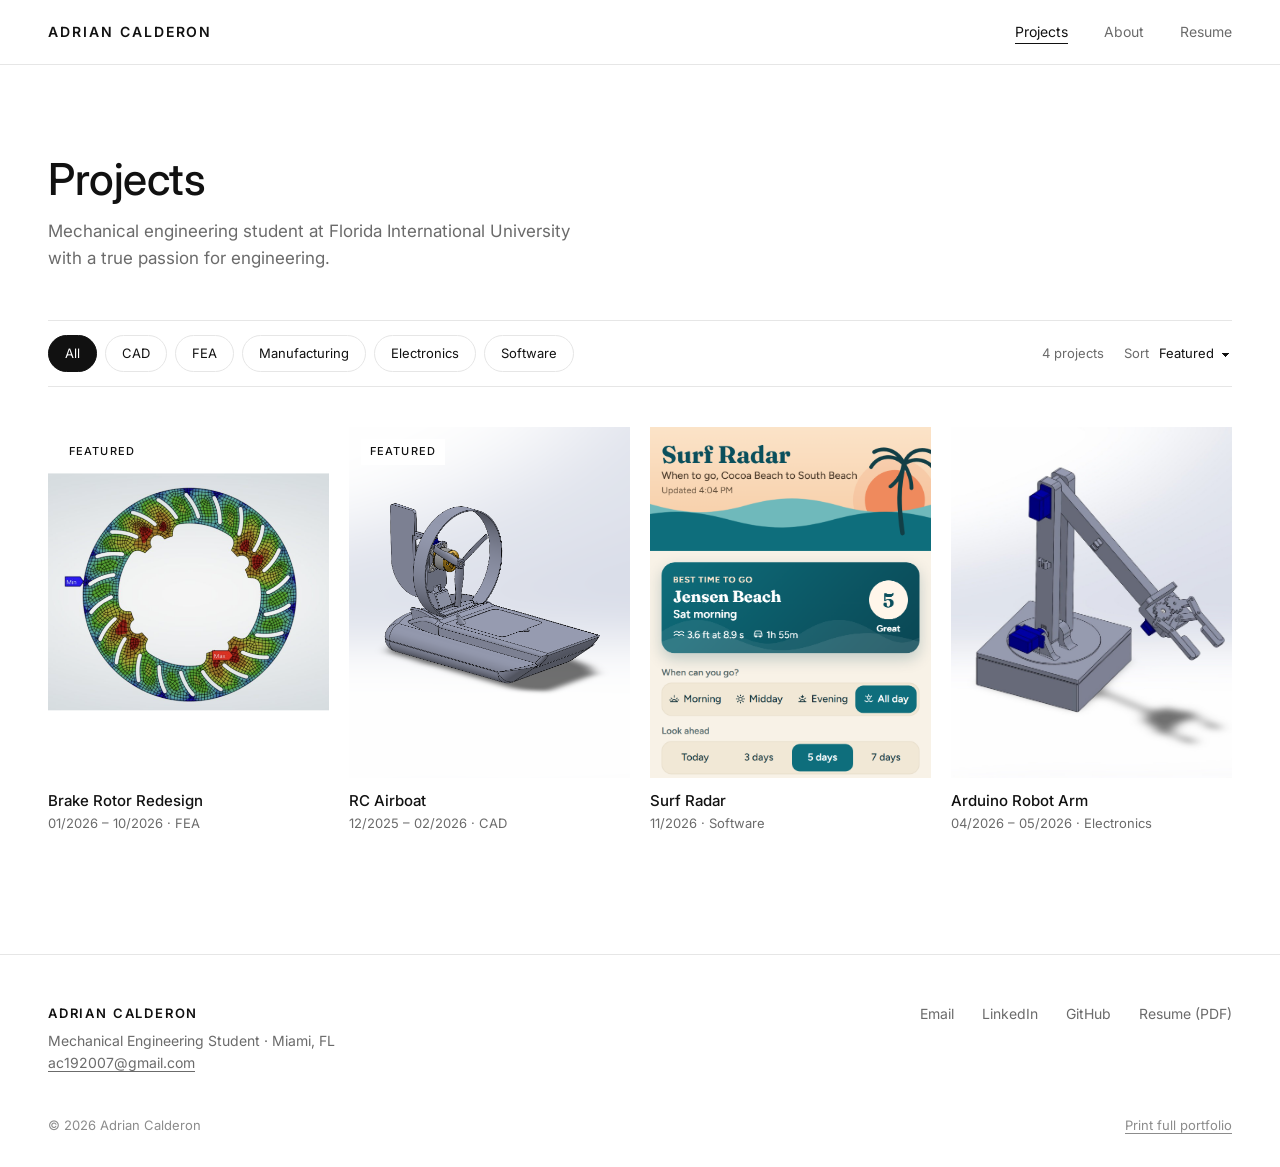
<file: index.html>
<!doctype html>
<html lang="en">
<head>
  <meta charset="utf-8">
  <meta name="viewport" content="width=device-width, initial-scale=1">
  <title>Adrian Calderon · Mechanical Engineering Portfolio</title>
  <meta name="description" content="Engineering portfolio of Adrian Calderon, mechanical engineering student at Florida International University: CAD, FEA, manufacturing, electronics and software projects.">
  <link rel="canonical" href="https://adrian-calderon.com/">
  <!-- Link preview (iMessage, LinkedIn, Discord, Slack…). Image and URLs must be absolute. -->
  <meta property="og:type" content="website">
  <meta property="og:site_name" content="Adrian Calderon">
  <meta property="og:title" content="Adrian Calderon · Mechanical Engineering Portfolio">
  <meta property="og:description" content="Mechanical engineering student at Florida International University. CAD, FEA, manufacturing, electronics and software projects.">
  <meta property="og:url" content="https://adrian-calderon.com/">
  <meta property="og:image" content="https://adrian-calderon.com/assets/og-image.jpg?v=3">
  <meta property="og:image:width" content="1200">
  <meta property="og:image:height" content="627">
  <meta property="og:image:alt" content="Adrian Calderon, Mechanical Engineering Student at Florida International University. adrian-calderon.com">
  <meta name="twitter:card" content="summary_large_image">
  <link rel="icon" href="assets/favicon.svg" type="image/svg+xml">
  <link rel="preconnect" href="https://fonts.googleapis.com">
  <link rel="preconnect" href="https://fonts.gstatic.com" crossorigin>
  <link rel="stylesheet" href="https://fonts.googleapis.com/css2?family=Inter:wght@300;400;500;600&display=swap">
  <link rel="stylesheet" href="css/main.css">
  <script type="module" src="js/home.js"></script>
</head>
<body>
  <a class="skip-link" href="#main">Skip to content</a>
  <header id="site-header" class="site-header"></header>

  <main id="main" class="wrap">
    <section class="page-intro">
      <h1>Projects</h1>
      <p id="intro"></p>
    </section>

    <div class="toolbar">
      <div class="chips" id="filters" role="group" aria-label="Filter projects by skill"></div>
      <div class="toolbar-right">
        <span class="result-count" id="count" aria-live="polite"></span>
        <label class="sort">Sort
          <select id="sort">
            <option value="featured">Featured</option>
            <option value="newest">Newest</option>
          </select>
        </label>
      </div>
    </div>

    <h2 class="visually-hidden">Project list</h2>
    <ul class="grid" id="grid">
      <li class="loading">Loading projects…</li>
    </ul>
  </main>

  <footer id="site-footer" class="site-footer"></footer>
</body>
</html>
</file>
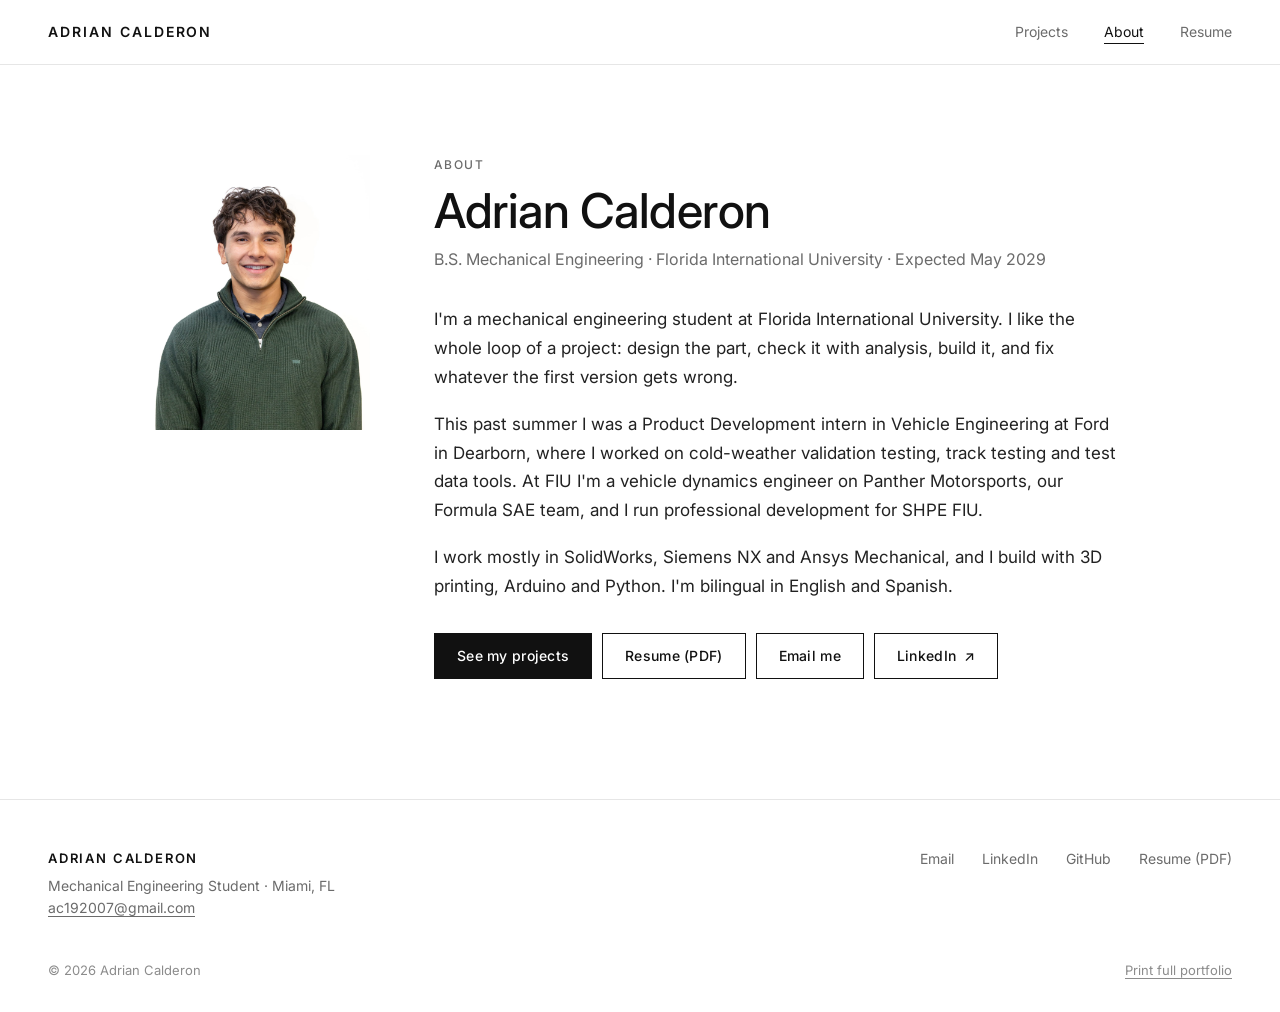
<file: about.html>
<!doctype html>
<html lang="en">
<head>
  <meta charset="utf-8">
  <meta name="viewport" content="width=device-width, initial-scale=1">
  <title>About · Adrian Calderon</title>
  <meta name="description" content="About Adrian Calderon, mechanical engineering student at Florida International University: education, experience and skills.">
  <link rel="canonical" href="https://adrian-calderon.com/about.html">
  <!-- Link preview (iMessage, LinkedIn, Discord, Slack…). Image and URLs must be absolute. -->
  <meta property="og:type" content="profile">
  <meta property="og:site_name" content="Adrian Calderon">
  <meta property="og:title" content="About · Adrian Calderon">
  <meta property="og:description" content="Mechanical engineering student at Florida International University: education, experience and skills.">
  <meta property="og:url" content="https://adrian-calderon.com/about.html">
  <meta property="og:image" content="https://adrian-calderon.com/assets/og-image.jpg?v=3">
  <meta property="og:image:width" content="1200">
  <meta property="og:image:height" content="627">
  <meta property="og:image:alt" content="Adrian Calderon, Mechanical Engineering Student at Florida International University. adrian-calderon.com">
  <meta name="twitter:card" content="summary_large_image">
  <link rel="icon" href="assets/favicon.svg" type="image/svg+xml">
  <link rel="preconnect" href="https://fonts.googleapis.com">
  <link rel="preconnect" href="https://fonts.gstatic.com" crossorigin>
  <link rel="stylesheet" href="https://fonts.googleapis.com/css2?family=Inter:wght@300;400;500;600&display=swap">
  <link rel="stylesheet" href="css/main.css">
  <script type="module" src="js/about.js"></script>
</head>
<body>
  <a class="skip-link" href="#main">Skip to content</a>
  <header id="site-header" class="site-header"></header>
  <main id="main" class="wrap">
    <p class="loading">Loading…</p>
  </main>
  <footer id="site-footer" class="site-footer"></footer>
</body>
</html>
</file>
<file: css/main.css>
/* ==========================================================================
   Adrian Calderon · Portfolio
   Minimal catalog look: white space, neutral palette, thin lines.
   To change the look, start with the variables below.
   ========================================================================== */

:root {
  --bg: #ffffff;
  --text: #111111;
  --muted: #6b6b6b;      /* 5.3:1 on white, passes WCAG AA */
  --faint: #8c8c8c;
  --line: #e6e6e6;
  --surface: #f4f4f2;    /* background behind images */
  --accent: #111111;     /* buttons, active chips, focus ring */
  --accent-text: #ffffff;

  --font: "Inter", system-ui, -apple-system, "Segoe UI", Roboto, Helvetica, Arial, sans-serif;
  --wrap: 1360px;
  --gutter: clamp(16px, 4vw, 48px);
  --header-h: 64px;
  --ease: cubic-bezier(.2, .6, .2, 1);
  color-scheme: light;
}

*, *::before, *::after { box-sizing: border-box; }
html { -webkit-text-size-adjust: 100%; scroll-padding-top: calc(var(--header-h) + 16px); }
body {
  margin: 0;
  background: var(--bg);
  color: var(--text);
  font: 400 16px/1.6 var(--font);
  -webkit-font-smoothing: antialiased;
  text-rendering: optimizeLegibility;
  display: flex;
  flex-direction: column;
  min-height: 100vh;
}
main { flex: 1; }
img, svg, video { max-width: 100%; display: block; }
a { color: inherit; text-underline-offset: 3px; text-decoration-thickness: 1px; }
button, input, select { font: inherit; color: inherit; }
h1, h2, h3 { font-weight: 500; letter-spacing: -0.01em; line-height: 1.2; }
:focus-visible { outline: 2px solid var(--accent); outline-offset: 3px; }

.wrap { width: 100%; max-width: var(--wrap); margin: 0 auto; padding: 0 var(--gutter); }
.visually-hidden {
  position: absolute !important; width: 1px; height: 1px; padding: 0; margin: -1px;
  overflow: hidden; clip: rect(0 0 0 0); white-space: nowrap; border: 0;
}
.skip-link { position: absolute; left: -9999px; top: 8px; z-index: 200; background: var(--bg); padding: 8px 14px; border: 1px solid var(--text); }
.skip-link:focus { left: 16px; }

.eyebrow {
  font-size: 12px; font-weight: 500; letter-spacing: .12em; text-transform: uppercase;
  color: var(--muted); margin: 0 0 8px;
}

/* A missing image shows the neutral surface instead of a broken-image icon */
img.is-missing { visibility: hidden; }

/* ---------- Header ---------- */
.site-header {
  position: sticky; top: 0; z-index: 50;
  background: rgba(255, 255, 255, .94);
  backdrop-filter: saturate(180%) blur(8px);
  -webkit-backdrop-filter: saturate(180%) blur(8px);
  border-bottom: 1px solid var(--line);
}
.site-header .wrap { display: flex; align-items: center; justify-content: space-between; height: var(--header-h); gap: 16px; }
.brand {
  font-size: 14px; font-weight: 600; letter-spacing: .14em; text-transform: uppercase;
  text-decoration: none; white-space: nowrap;
}
.site-nav ul { display: flex; gap: clamp(16px, 3vw, 36px); list-style: none; margin: 0; padding: 0; }
.site-nav a { font-size: 14px; color: var(--muted); text-decoration: none; padding: 8px 0; transition: color .2s; }
.site-nav a:hover, .site-nav a[aria-current="page"] { color: var(--text); }
.site-nav a[aria-current="page"] { text-decoration: underline; text-underline-offset: 6px; }

/* ---------- Footer ---------- */
.site-footer { border-top: 1px solid var(--line); margin-top: 120px; padding: 48px 0 32px; font-size: 14px; }
.footer-top { display: flex; justify-content: space-between; gap: 32px; flex-wrap: wrap; }
.footer-name { font-weight: 600; letter-spacing: .14em; text-transform: uppercase; font-size: 13px; margin: 0 0 6px; }
.footer-sub { color: var(--muted); margin: 0; }
.footer-links { display: flex; flex-wrap: wrap; gap: 8px 28px; list-style: none; margin: 0; padding: 0; }
.footer-links a { text-decoration: none; color: var(--muted); }
.footer-links a:hover { color: var(--text); text-decoration: underline; }
.footer-bottom { display: flex; justify-content: space-between; gap: 16px; flex-wrap: wrap; margin-top: 40px; color: var(--faint); font-size: 13px; }
.footer-bottom a { color: var(--faint); }

/* ---------- Buttons ---------- */
.btn {
  display: inline-flex; align-items: center; justify-content: center; gap: 8px;
  min-height: 46px; padding: 0 22px;
  border: 1px solid var(--text); background: var(--bg); color: var(--text);
  font-size: 14px; font-weight: 500; letter-spacing: .02em; text-decoration: none;
  cursor: pointer; transition: background .2s, color .2s;
}
.btn:hover { background: var(--text); color: var(--bg); }
.btn-primary { background: var(--accent); color: var(--accent-text); border-color: var(--accent); }
.btn-primary:hover { background: #333; border-color: #333; color: #fff; }
.btn-block { width: 100%; }
.text-link { font-size: 14px; color: var(--muted); }
.text-link:hover { color: var(--text); }

/* ---------- Home: intro + toolbar ---------- */
.page-intro { padding: clamp(40px, 7vw, 88px) 0 clamp(28px, 4vw, 48px); }
.page-intro h1 { font-size: clamp(30px, 4vw, 44px); margin: 0 0 12px; }
.page-intro p { color: var(--muted); max-width: 560px; margin: 0; font-size: 17px; }

.toolbar {
  display: flex; align-items: center; justify-content: space-between; gap: 16px;
  border-top: 1px solid var(--line); border-bottom: 1px solid var(--line);
  padding: 14px 0; margin-bottom: 40px;
}
.chips { display: flex; gap: 8px; overflow-x: auto; scrollbar-width: none; margin: -4px; padding: 4px; }
.chips::-webkit-scrollbar { display: none; }
.chip {
  flex: none; border: 1px solid var(--line); background: var(--bg);
  border-radius: 999px; padding: 7px 16px; font-size: 13px; cursor: pointer;
  transition: border-color .2s, background .2s, color .2s;
}
.chip:hover { border-color: var(--text); }
.chip[aria-pressed="true"] { background: var(--accent); border-color: var(--accent); color: var(--accent-text); }
.toolbar-right { display: flex; align-items: center; gap: 20px; flex: none; }
.result-count { font-size: 13px; color: var(--muted); white-space: nowrap; }
.sort { display: flex; align-items: center; gap: 8px; font-size: 13px; color: var(--muted); }
.sort select {
  appearance: none; -webkit-appearance: none; border: 0; background: transparent;
  font-size: 13px; color: var(--text); padding: 6px 18px 6px 2px; cursor: pointer;
  background-image: linear-gradient(45deg, transparent 50%, currentColor 50%), linear-gradient(135deg, currentColor 50%, transparent 50%);
  background-position: right 6px top 55%, right 2px top 55%;
  background-size: 4px 4px; background-repeat: no-repeat;
}

/* ---------- Product grid + cards ---------- */
.grid { display: grid; grid-template-columns: repeat(4, minmax(0, 1fr)); gap: 48px 20px; list-style: none; margin: 0; padding: 0; }
.card a { display: block; text-decoration: none; }
.card-media { position: relative; aspect-ratio: 4 / 5; overflow: hidden; background: var(--surface); }
.card-media img {
  position: absolute; inset: 0; width: 100%; height: 100%; object-fit: cover;
  transition: transform .7s var(--ease), opacity .45s var(--ease);
}
.card-media .img-hover { opacity: 0; }
@media (hover: hover) {
  .card a:hover .img-hover, .card a:focus-visible .img-hover { opacity: 1; }
  .card a:hover .card-media img, .card a:focus-visible .card-media img { transform: scale(1.035); }
}
.card a:focus-visible { outline-offset: 6px; }
.card-badge {
  position: absolute; top: 12px; left: 12px; z-index: 1;
  background: var(--bg); padding: 4px 9px; font-size: 11px; font-weight: 500;
  letter-spacing: .1em; text-transform: uppercase;
}
.card-info { padding-top: 14px; }
.card-title { font-size: 15px; font-weight: 500; margin: 0; letter-spacing: 0; }
.card-meta { font-size: 13px; color: var(--muted); margin: 3px 0 0; }
.card a:hover .card-title { text-decoration: underline; text-underline-offset: 4px; }
.empty-state { color: var(--muted); padding: 64px 0; text-align: center; }
.grid > .loading, .grid > .empty-state { grid-column: 1 / -1; }

/* ---------- Project page ---------- */
.breadcrumb { font-size: 13px; color: var(--muted); padding: 20px 0 24px; }
.breadcrumb ol { display: flex; flex-wrap: wrap; gap: 8px; list-style: none; margin: 0; padding: 0; }
.breadcrumb li + li::before { content: "/"; margin-right: 8px; color: var(--faint); }
.breadcrumb a { text-decoration: none; }
.breadcrumb a:hover { text-decoration: underline; }

.product { display: grid; grid-template-columns: minmax(0, 7fr) minmax(0, 5fr); gap: clamp(32px, 5vw, 80px); align-items: start; }
.product-info { position: sticky; top: calc(var(--header-h) + 24px); }

/* Gallery */
.gallery-main { margin: 0; }
.gallery-stage {
  display: block; width: 100%; padding: 0; border: 0; background: var(--surface);
  aspect-ratio: 4 / 3; cursor: zoom-in; position: relative;
}
.gallery-stage img { width: 100%; height: 100%; object-fit: contain; }
.gallery-stage .zoom-hint {
  position: absolute; right: 12px; bottom: 12px; background: var(--bg);
  font-size: 12px; padding: 4px 10px; opacity: 0; transition: opacity .2s;
}
.gallery-stage:hover .zoom-hint, .gallery-stage:focus-visible .zoom-hint { opacity: 1; }
.gallery-main figcaption { font-size: 13px; color: var(--muted); margin-top: 10px; min-height: 1.6em; }
.thumbs { display: flex; gap: 10px; list-style: none; margin: 16px 0 0; padding: 4px; overflow-x: auto; }
.thumbs button {
  display: block; width: 84px; aspect-ratio: 4 / 3; padding: 0; border: 1px solid transparent;
  background: var(--surface); cursor: pointer; opacity: .55; transition: opacity .2s, border-color .2s;
}
.thumbs button:hover { opacity: 1; }
.thumbs button[aria-current="true"] { opacity: 1; border-color: var(--text); }
.thumbs img { width: 100%; height: 100%; object-fit: cover; }

/* Info column */
.product-info h1 { font-size: clamp(28px, 3.2vw, 40px); margin: 0 0 10px; line-height: 1.1; }
.product-dates { color: var(--muted); font-size: 14px; margin: 0 0 18px; }
.tag-list { display: flex; flex-wrap: wrap; gap: 6px; list-style: none; margin: 0 0 24px; padding: 0; }
.tag-list li { font-size: 12px; border: 1px solid var(--line); padding: 3px 10px; border-radius: 999px; color: #333; }
.product-summary { font-size: 16px; line-height: 1.65; margin: 0 0 32px; color: #222; }
.specs { border-top: 1px solid var(--text); margin-bottom: 32px; }
.specs h2 { font-size: 12px; font-weight: 600; letter-spacing: .12em; text-transform: uppercase; margin: 14px 0 6px; }
.specs dl { margin: 0; }
.specs dl > div { display: flex; justify-content: space-between; gap: 16px; padding: 11px 0; border-bottom: 1px solid var(--line); font-size: 14px; }
.specs dt { color: var(--muted); }
.specs dd { margin: 0; font-weight: 500; text-align: right; }
.product-actions { display: grid; gap: 10px; }
.product-links { display: grid; grid-template-columns: repeat(auto-fit, minmax(140px, 1fr)); gap: 10px; }

/* Detail sections below the fold */
.detail { margin-top: clamp(64px, 9vw, 120px); }
.detail > h2 { font-size: 22px; margin: 0 0 24px; padding-top: 20px; border-top: 1px solid var(--line); }
.detail-intro { color: var(--muted); font-size: 14px; margin: -12px 0 24px; }

.details-jump { margin: -18px 0 28px; }

/* Project body: all sections visible + sticky "On this page" menu */
.project-body {
  display: grid; grid-template-columns: 190px minmax(0, 1fr); gap: clamp(32px, 5vw, 80px);
  margin-top: clamp(56px, 7vw, 96px); padding-top: 40px; border-top: 1px solid var(--line);
}
.toc { position: sticky; top: calc(var(--header-h) + 32px); align-self: start; }
.toc-title { font-size: 12px; font-weight: 600; letter-spacing: .12em; text-transform: uppercase; margin: 0 0 12px; }
.toc ul { list-style: none; margin: 0; padding: 0; border-left: 1px solid var(--line); }
.toc a {
  display: block; padding: 7px 0 7px 16px; margin-left: -1px; border-left: 1px solid transparent;
  font-size: 14px; color: var(--muted); text-decoration: none; transition: color .2s, border-color .2s;
}
.toc a:hover { color: var(--text); }
.toc a[aria-current="true"] { color: var(--text); border-left-color: var(--text); font-weight: 500; }
.doc-section { padding-bottom: 48px; }
.doc-section + .doc-section { border-top: 1px solid var(--line); padding-top: 40px; }
.doc-section > h2 { font-size: 24px; margin: 0 0 18px; }
.prose { max-width: 70ch; color: #2b2b2b; font-size: 16px; line-height: 1.7; }
.prose p { margin: 0 0 14px; }
.prose h3 { font-size: 17px; margin: 24px 0 8px; }
.prose ul { margin: 0 0 14px; padding-left: 20px; }
.prose li { margin-bottom: 8px; }
.prose li::marker { color: var(--faint); }
.prose > :last-child { margin-bottom: 0; }

/* 3D viewer */
model-viewer {
  width: 100%; height: clamp(340px, 62vh, 620px); background: var(--surface);
  --poster-color: var(--surface); --progress-bar-color: var(--accent);
}
.model-hint { font-size: 13px; color: var(--muted); margin-top: 10px; }

/* Before / after slider */
.compare { margin: 0 0 40px; max-width: 820px; }
.compare-frame { position: relative; overflow: hidden; background: var(--surface); --pos: 50%; user-select: none; touch-action: pan-y; }
.compare-frame img { width: 100%; height: auto; pointer-events: none; }
.compare-after { position: absolute; inset: 0; height: 100% !important; object-fit: cover; clip-path: inset(0 0 0 var(--pos)); }
.compare-handle { position: absolute; top: 0; bottom: 0; left: var(--pos); width: 1px; background: var(--text); pointer-events: none; }
.compare-handle::after {
  content: "‹ ›"; position: absolute; top: 50%; left: 50%; transform: translate(-50%, -50%);
  width: 44px; height: 44px; border-radius: 50%; background: var(--bg); border: 1px solid var(--text);
  display: grid; place-items: center; font-size: 15px; letter-spacing: .1em;
}
.compare-label {
  position: absolute; top: 12px; background: var(--bg); font-size: 11px; font-weight: 500;
  letter-spacing: .1em; text-transform: uppercase; padding: 4px 9px; pointer-events: none;
}
.compare-label.before { left: 12px; }
.compare-label.after { right: 12px; }
.compare-range {
  position: absolute; inset: 0; width: 100%; height: 100%; margin: 0;
  opacity: 0; cursor: ew-resize; -webkit-appearance: none; appearance: none;
}
.compare-frame:has(.compare-range:focus-visible) .compare-handle::after { outline: 2px solid var(--accent); outline-offset: 3px; }
.compare figcaption { font-size: 13px; color: var(--muted); margin-top: 10px; }

/* Videos */
.videos { display: grid; grid-template-columns: repeat(auto-fit, minmax(min(100%, 440px), 1fr)); gap: 32px; }
.video { margin: 0; }
.video-frame { aspect-ratio: 16 / 9; background: var(--surface); }
.video-frame iframe, .video-frame video { width: 100%; height: 100%; border: 0; }
.video figcaption { font-size: 13px; color: var(--muted); margin-top: 10px; }

/* Downloads */
.downloads { list-style: none; margin: 0; padding: 0; border-top: 1px solid var(--text); }
.downloads a {
  display: flex; align-items: center; justify-content: space-between; gap: 16px;
  padding: 18px 0; border-bottom: 1px solid var(--line); text-decoration: none;
}
.downloads a:hover .dl-name { text-decoration: underline; }
.dl-name { font-weight: 500; }
.dl-meta { color: var(--muted); font-size: 13px; white-space: nowrap; }

/* More projects row */
.related { display: grid; grid-template-columns: repeat(4, minmax(0, 1fr)); gap: 24px; list-style: none; margin: 0; padding: 0; }

/* Lightbox */
.lightbox {
  width: 100vw; height: 100vh; height: 100dvh; max-width: none; max-height: none;
  margin: 0; padding: 0; border: 0; background: rgba(255, 255, 255, .985); color: var(--text);
}
.lightbox::backdrop { background: rgba(255, 255, 255, .9); }
.lightbox[open] { display: grid; grid-template-rows: auto 1fr auto; }
.lb-top { display: flex; justify-content: space-between; align-items: center; padding: 16px var(--gutter); font-size: 13px; color: var(--muted); }
.lb-stage { display: grid; grid-template-columns: auto 1fr auto; align-items: center; gap: 12px; padding: 0 var(--gutter); min-height: 0; }
.lb-stage figure { margin: 0; height: 100%; min-height: 0; display: grid; place-items: center; }
.lb-stage img { max-width: 100%; max-height: calc(100dvh - 160px); object-fit: contain; }
.lb-caption { text-align: center; font-size: 14px; color: var(--muted); padding: 16px var(--gutter) 24px; min-height: 3em; }
.icon-btn {
  width: 44px; height: 44px; border-radius: 50%; border: 1px solid var(--line); background: var(--bg);
  display: grid; place-items: center; cursor: pointer; font-size: 18px; line-height: 1; transition: border-color .2s;
}
.icon-btn:hover { border-color: var(--text); }
.icon-btn[hidden] { visibility: hidden; display: grid; }

/* ---------- About ---------- */
.about-hero {
  display: grid; grid-template-columns: 220px minmax(0, 1fr); gap: clamp(32px, 5vw, 72px); align-items: start;
  max-width: 980px; margin: 0 auto; padding-top: clamp(48px, 7vw, 96px);
}
.about-photo { margin: 0; aspect-ratio: 4 / 5; background: var(--surface); overflow: hidden; width: 100%; }
.about-photo img { width: 100%; height: 100%; object-fit: cover; }
.about-text h1 { font-size: clamp(32px, 4vw, 48px); margin: 0 0 8px; }
.about-headline { color: var(--muted); margin: 0 0 32px; }
.about-text p.bio { font-size: 17px; line-height: 1.7; margin: 0 0 18px; color: #222; max-width: 62ch; }
.about-actions { display: flex; flex-wrap: wrap; gap: 10px; margin-top: 32px; }

.about-section { display: grid; grid-template-columns: minmax(0, 3fr) minmax(0, 9fr); gap: 32px; border-top: 1px solid var(--line); padding: 32px 0; }
.about-sections { margin-top: clamp(64px, 8vw, 112px); border-bottom: 1px solid var(--line); }
.about-section h2 { font-size: 12px; font-weight: 600; letter-spacing: .12em; text-transform: uppercase; margin: 4px 0 0; }
.rows { list-style: none; margin: 0; padding: 0; }
.rows > li + li { margin-top: 28px; }
.row-head { display: flex; justify-content: space-between; gap: 16px; flex-wrap: wrap; }
.row-title { font-weight: 500; margin: 0; }
.row-sub { color: var(--muted); font-size: 14px; margin: 2px 0 0; }
.row-date { color: var(--muted); font-size: 14px; white-space: nowrap; }
.rows ul { margin: 10px 0 0; padding-left: 18px; color: #2b2b2b; font-size: 15px; }
.rows ul li { margin-bottom: 6px; }
.rows ul li::marker { color: var(--faint); }
.row-link { display: inline-block; margin-top: 6px; font-size: 14px; }
.skill-list { display: flex; flex-wrap: wrap; gap: 8px; list-style: none; margin: 0; padding: 0; }
.skill-list li { border: 1px solid var(--line); border-radius: 999px; padding: 5px 14px; font-size: 14px; }
.plain-list { margin: 0; padding-left: 18px; }
.plain-list li { margin-bottom: 8px; }

/* ---------- Status / errors ---------- */
.notice { padding: 80px 0; text-align: center; }
.notice h1 { font-size: 28px; margin: 0 0 12px; }
.notice p { color: var(--muted); margin: 0 0 24px; }
.notice code { background: var(--surface); padding: 2px 6px; font-size: 14px; }
.loading { color: var(--muted); padding: 80px 0; text-align: center; font-size: 14px; }

/* Local-only content checker (only shows on localhost) */
.content-check {
  position: fixed; left: 16px; bottom: 16px; z-index: 300; max-width: min(420px, calc(100vw - 32px));
  max-height: 50vh; overflow: auto; background: #fffbea; border: 1px solid #e0c96b;
  font-size: 12px; line-height: 1.5; padding: 12px 14px 10px; box-shadow: 0 4px 20px rgba(0,0,0,.08);
}
.content-check strong { display: block; margin-bottom: 6px; }
.content-check ul { margin: 0; padding-left: 16px; }
.content-check button { position: absolute; top: 6px; right: 8px; border: 0; background: none; cursor: pointer; font-size: 16px; }

/* ---------- Responsive ---------- */
@media (max-width: 1100px) {
  .grid { grid-template-columns: repeat(3, minmax(0, 1fr)); }
}
@media (max-width: 1024px) {
  .related { grid-template-columns: repeat(3, minmax(0, 1fr)); }
  .related > li:nth-child(4) { display: none; }
}
@media (max-width: 900px) {
  html { scroll-padding-top: calc(var(--header-h) + 72px); }
  .grid { grid-template-columns: repeat(2, minmax(0, 1fr)); gap: 40px 16px; }
  .product { grid-template-columns: minmax(0, 1fr); }
  .product-info { position: static; }
  .about-hero { grid-template-columns: minmax(0, 1fr); }
  .about-photo { max-width: 160px; }
  /* "On this page" becomes a sticky strip of chips under the header */
  .project-body { grid-template-columns: minmax(0, 1fr); gap: 24px; border-top: 0; padding-top: 0; }
  .toc {
    top: var(--header-h); z-index: 20; margin: 0 calc(-1 * var(--gutter)); padding: 10px var(--gutter);
    background: rgba(255, 255, 255, .96); border-top: 1px solid var(--line); border-bottom: 1px solid var(--line);
  }
  .toc-title { display: none; }
  .toc ul { display: flex; gap: 8px; overflow-x: auto; border-left: 0; scrollbar-width: none; }
  .toc ul::-webkit-scrollbar { display: none; }
  .toc a { border: 1px solid var(--line); border-radius: 999px; padding: 6px 14px; margin: 0; white-space: nowrap; font-size: 13px; }
  .toc a[aria-current="true"] { background: var(--accent); border-color: var(--accent); color: var(--accent-text); font-weight: 400; }
  .doc-section > h2 { font-size: 21px; }
  .about-section { grid-template-columns: minmax(0, 1fr); gap: 16px; }
  .related {
    grid-template-columns: none; grid-auto-flow: column; grid-auto-columns: 42%;
    overflow-x: auto; scroll-snap-type: x mandatory; padding-bottom: 8px;
  }
  .related > li { scroll-snap-align: start; }
  .related > li:nth-child(4) { display: block; }
}
@media (max-width: 640px) {
  .toolbar { flex-direction: column; align-items: stretch; gap: 12px; }
  .toolbar-right { justify-content: space-between; }
  .chips { margin-right: calc(-1 * var(--gutter)); padding-right: var(--gutter); }
  .site-header .wrap { gap: 10px; }
  .brand { letter-spacing: .06em; font-size: 12px; }
  .site-nav ul { gap: 14px; }
  .site-nav a { font-size: 13px; }
  .lb-stage { grid-template-columns: 1fr; padding: 0 12px; }
  .lb-stage .icon-btn { display: none; }
  .related { grid-auto-columns: 70%; }
}
@media (max-width: 560px) {
  .grid { gap: 32px 12px; }
  .card-title { font-size: 14px; }
  .card-meta { font-size: 12px; }
  .card-badge { top: 8px; left: 8px; font-size: 10px; padding: 3px 7px; }
}
@media (prefers-reduced-motion: reduce) {
  *, *::before, *::after { transition-duration: .01ms !important; animation-duration: .01ms !important; }
}

/* ---------- Basic print for Home / About (project pages use print.css) ---------- */
@media print {
  .site-header, .site-footer, .toolbar, .skip-link, .content-check, .about-actions { display: none !important; }
  .grid { grid-template-columns: repeat(3, 1fr); gap: 20px; }
  .card { break-inside: avoid; }
  a { text-decoration: none; }
}
</file>
